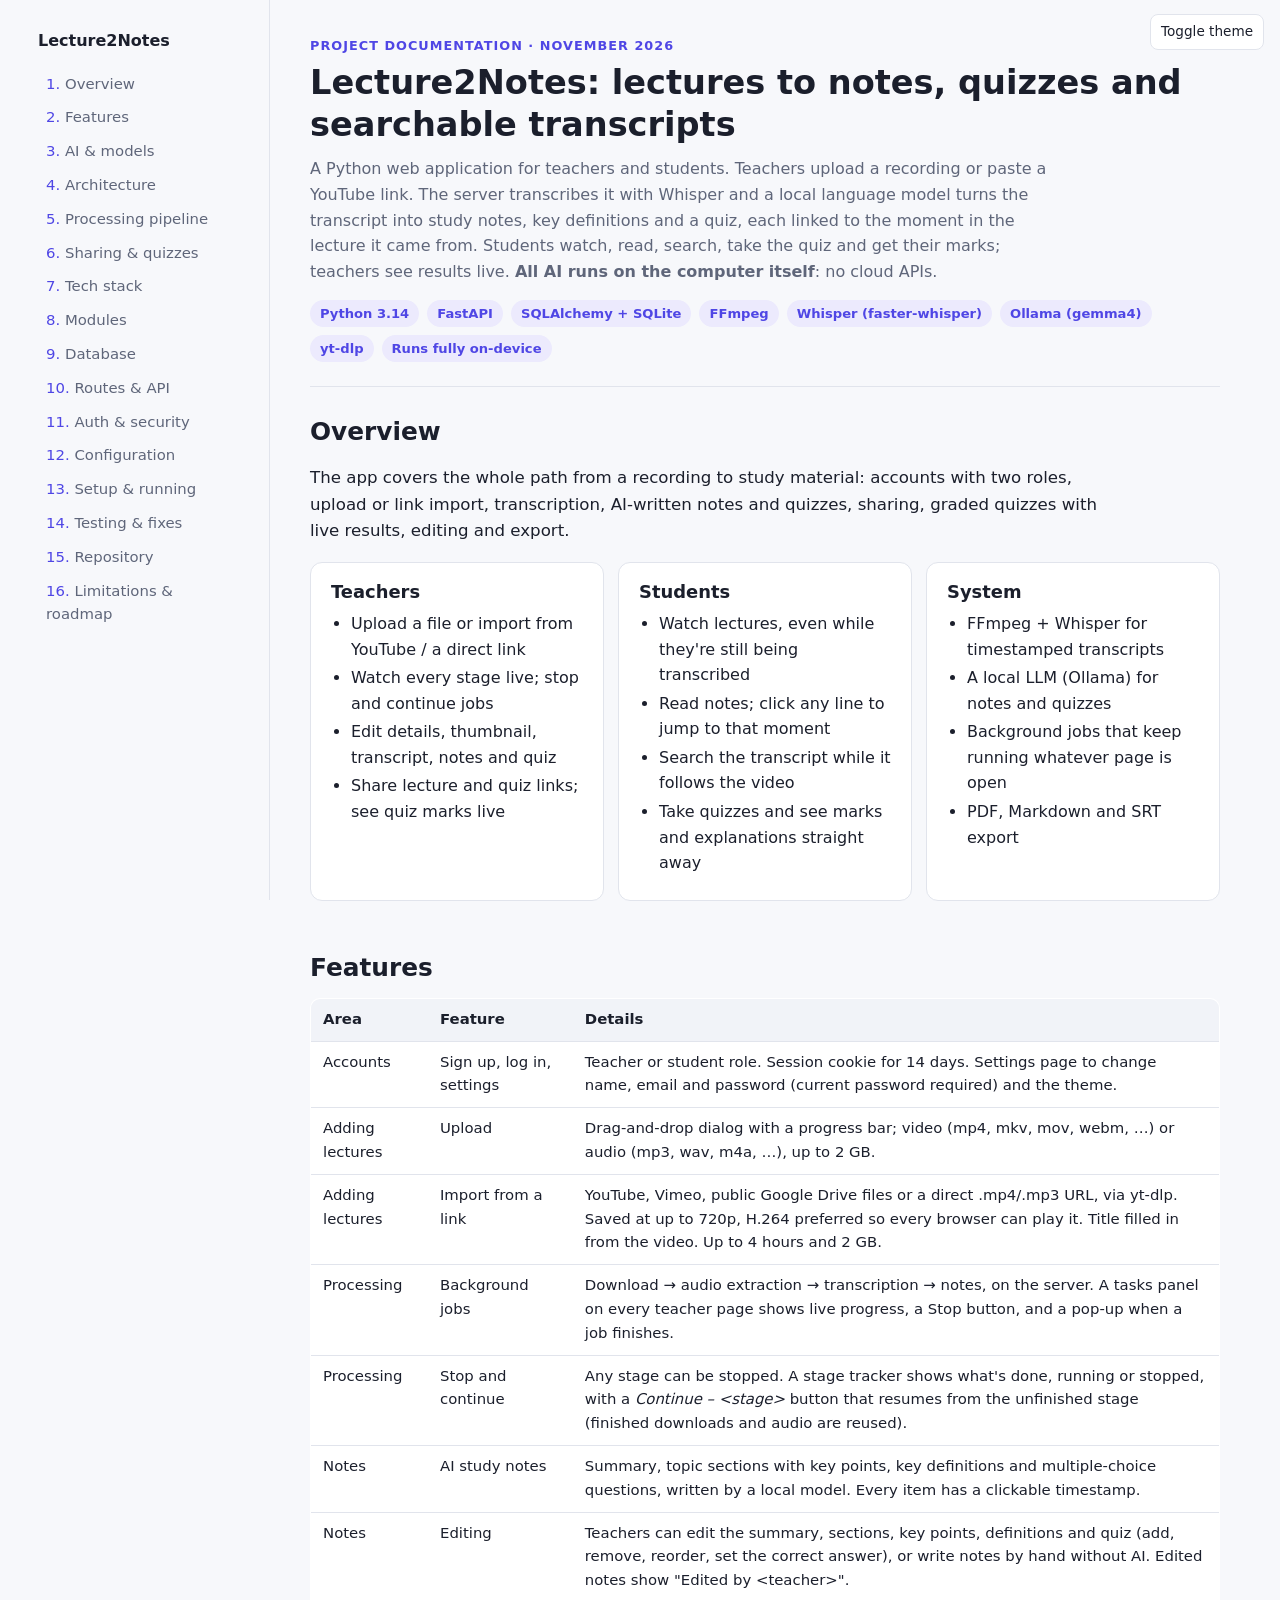
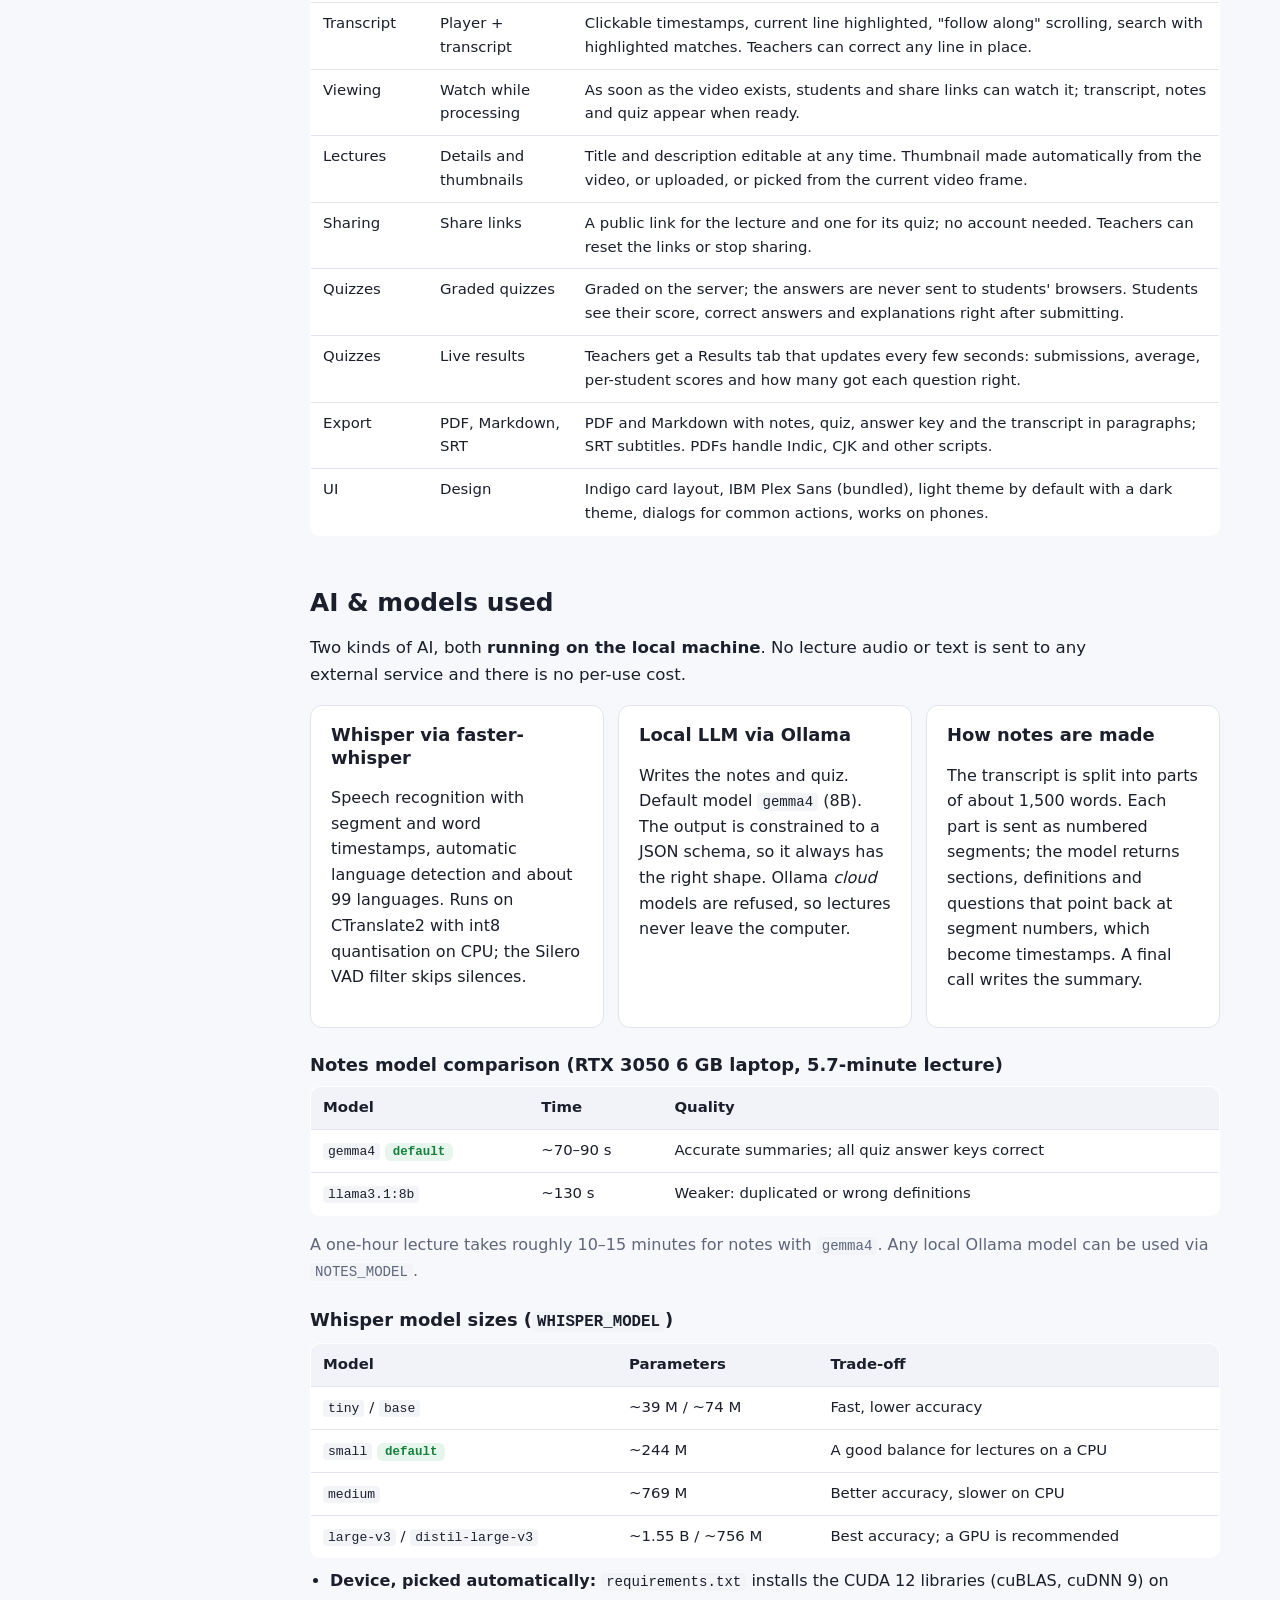
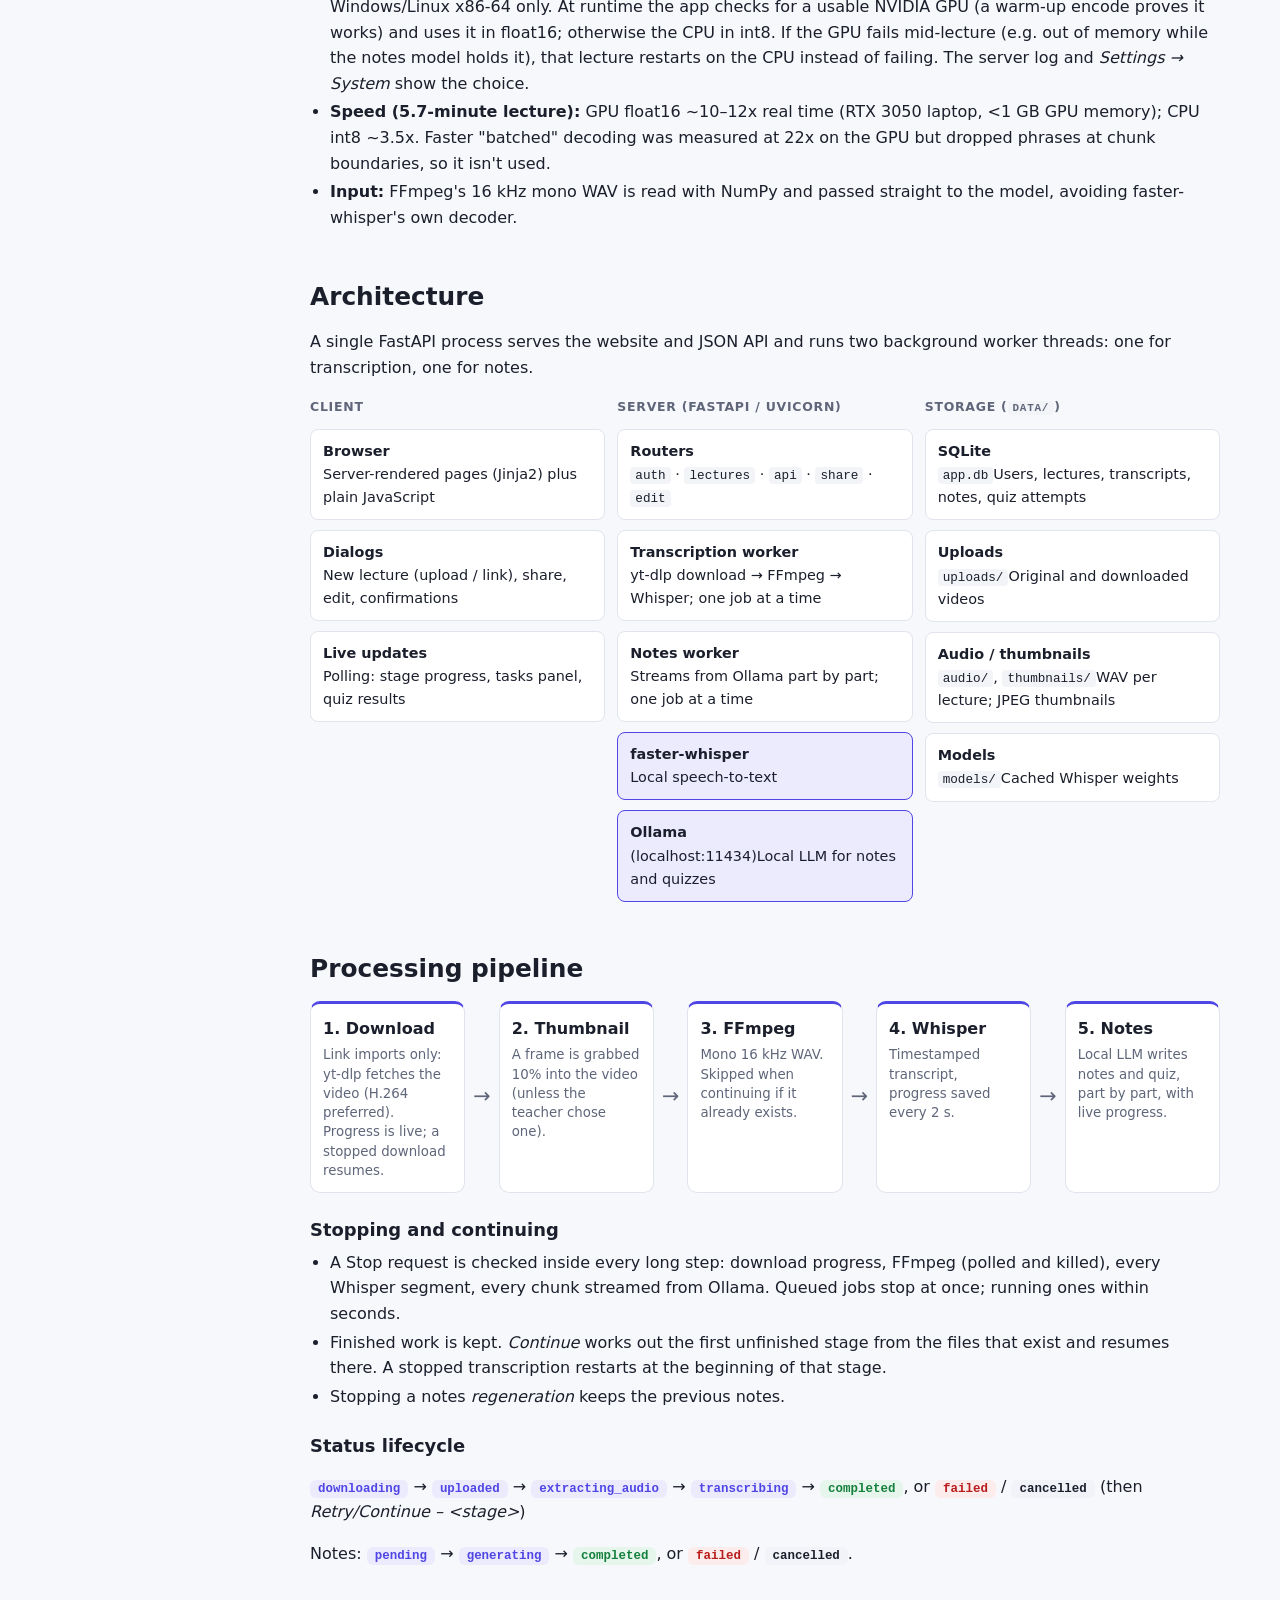
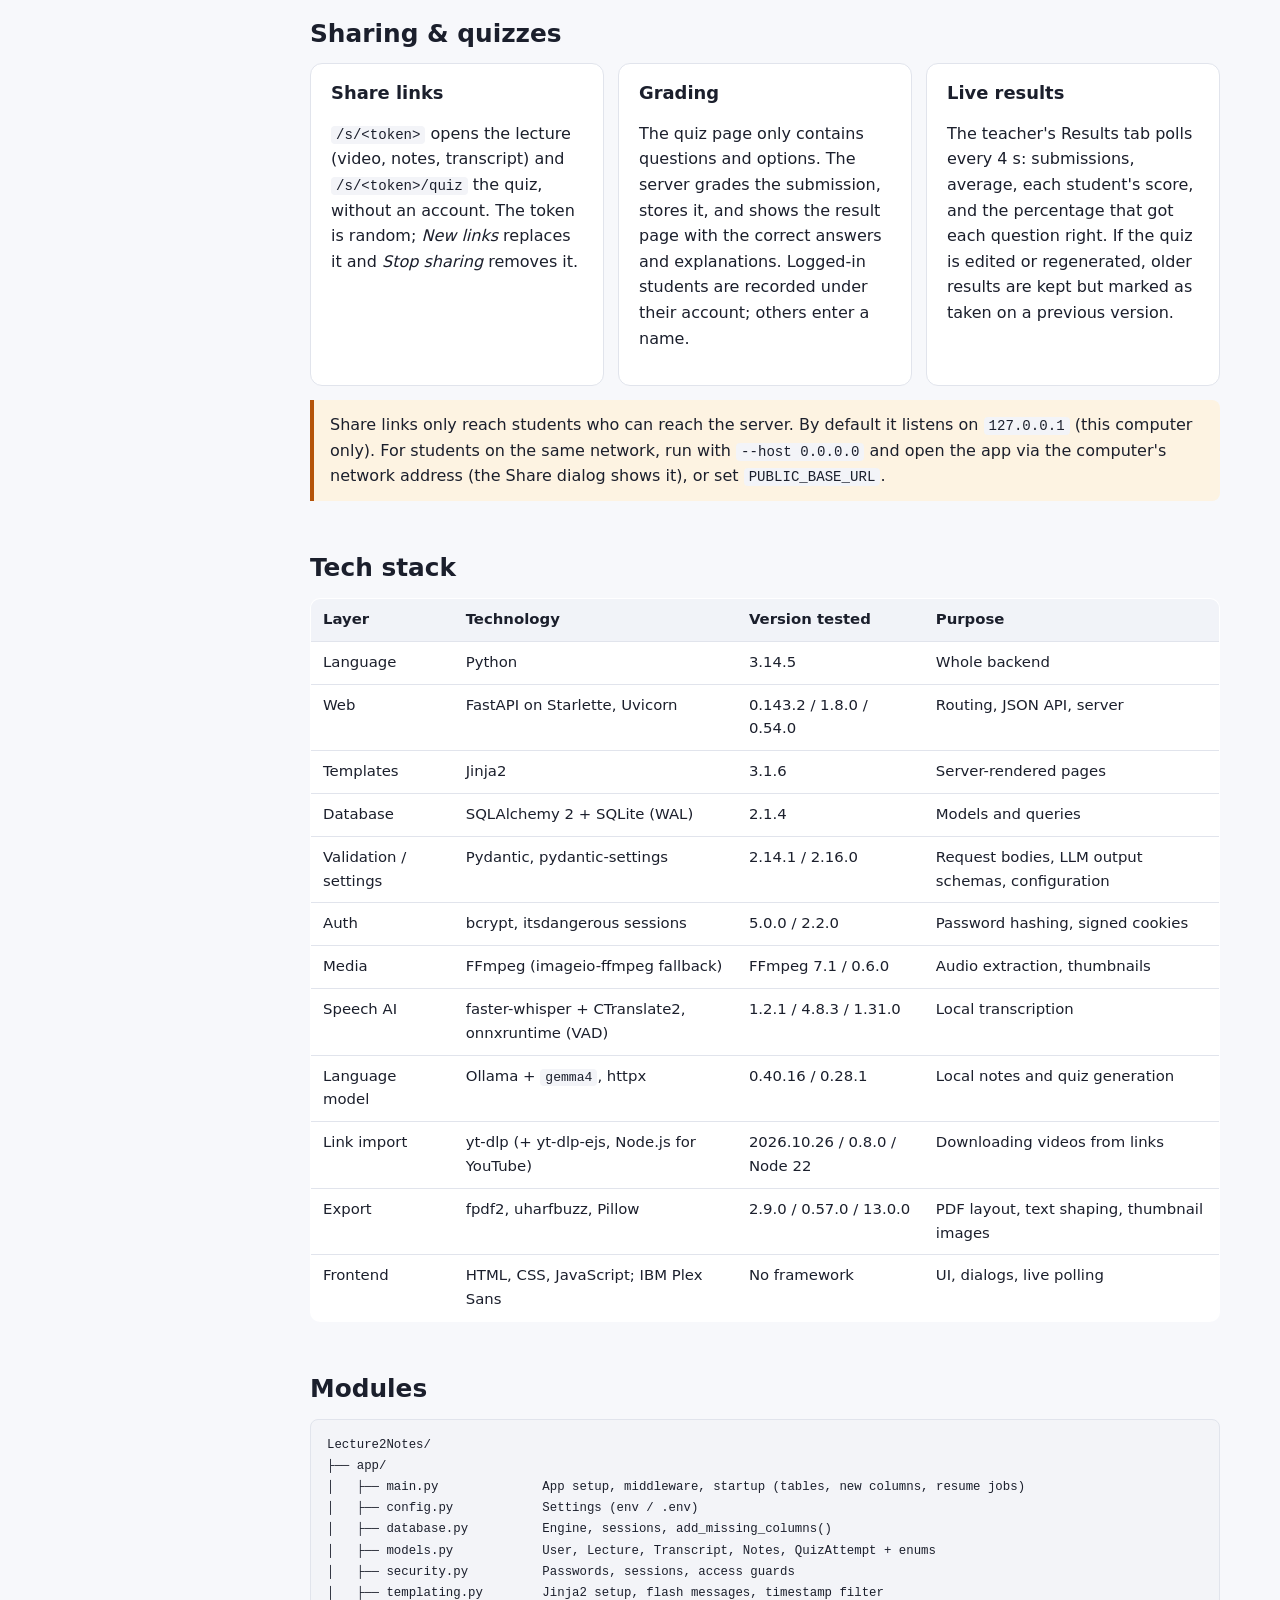
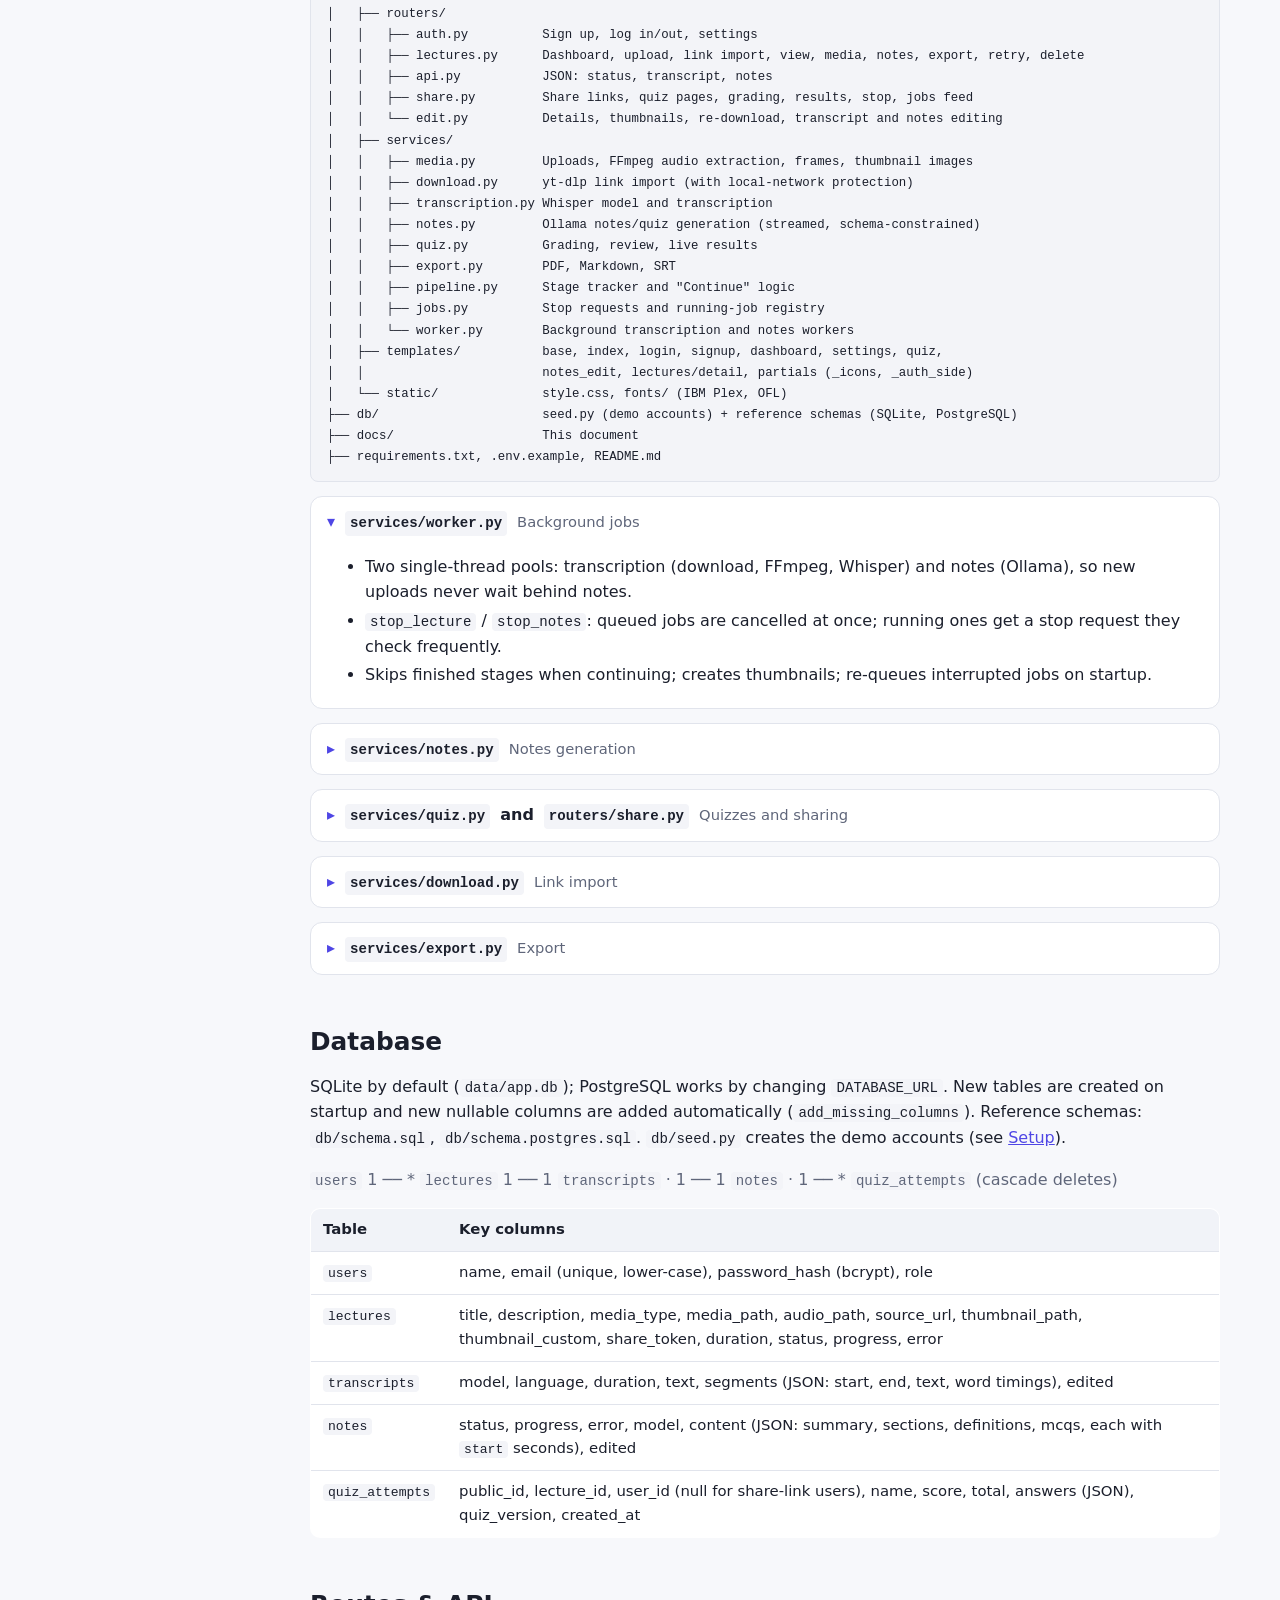
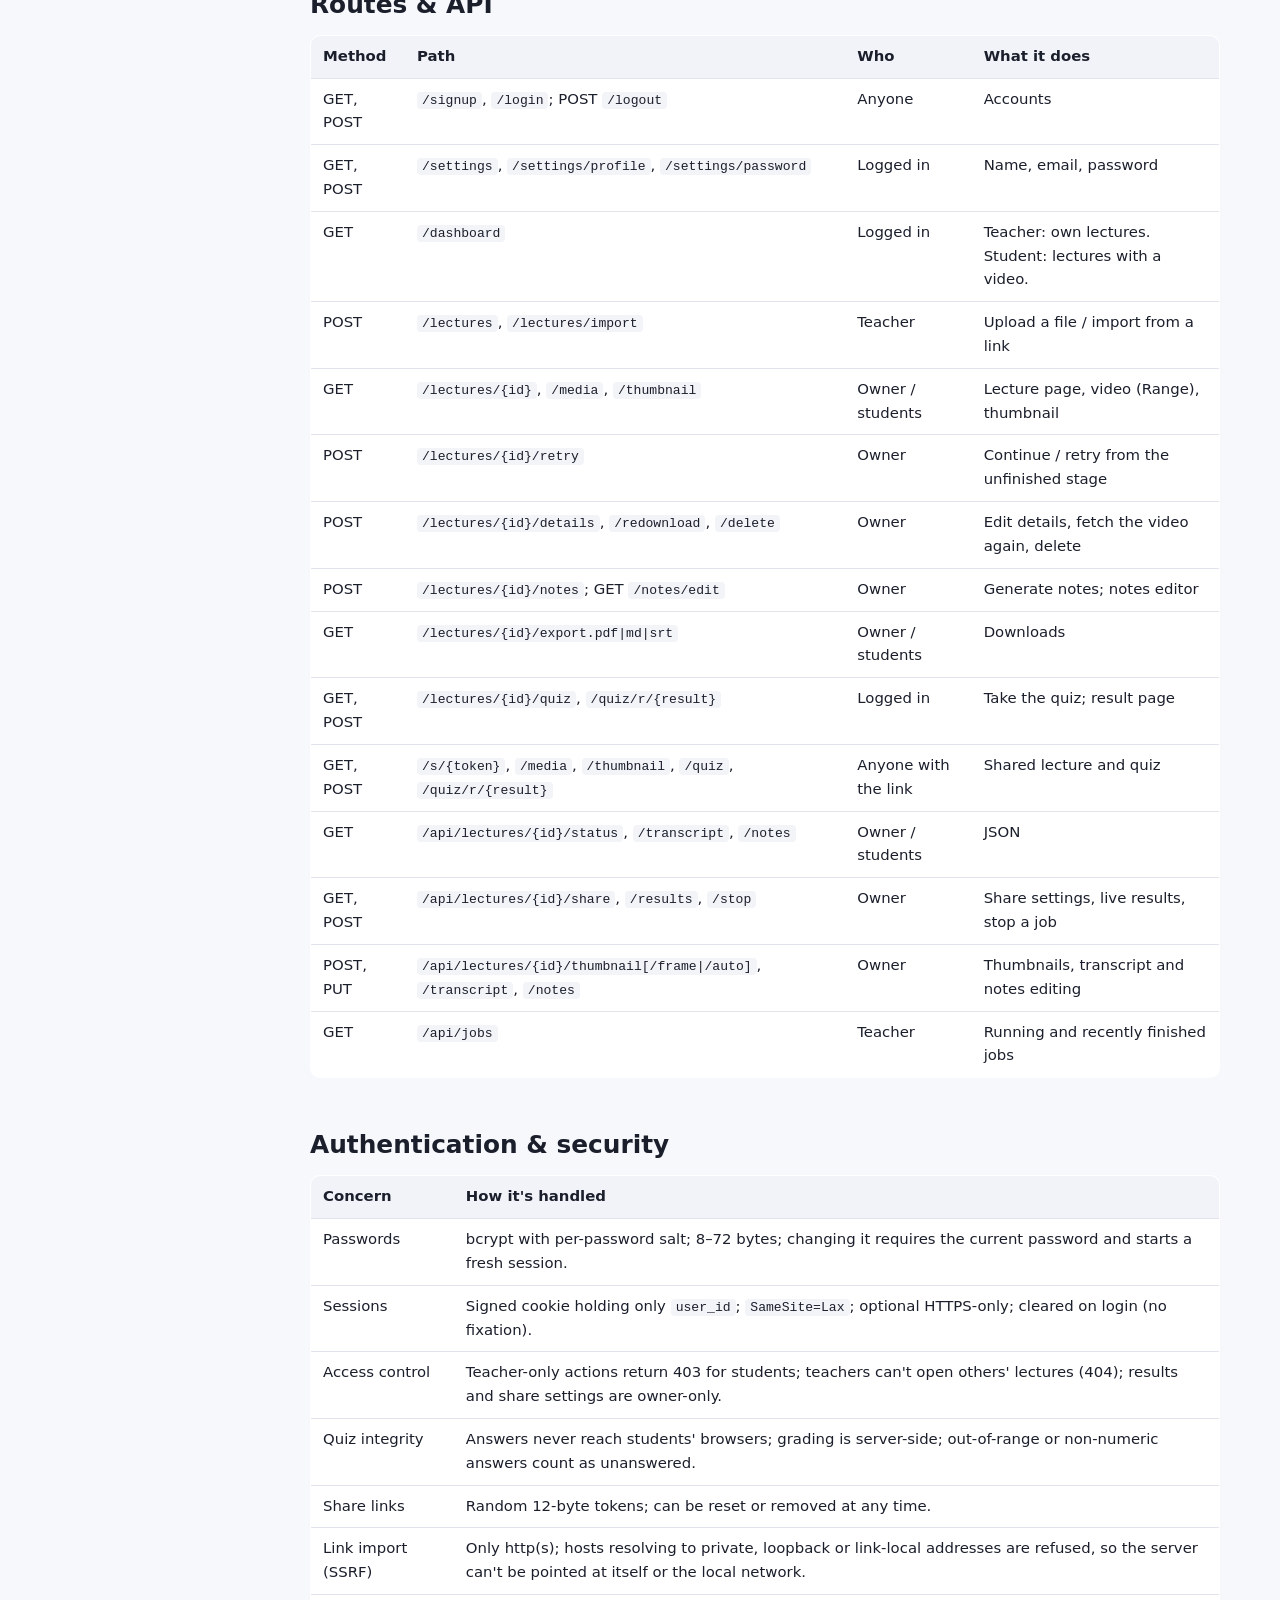
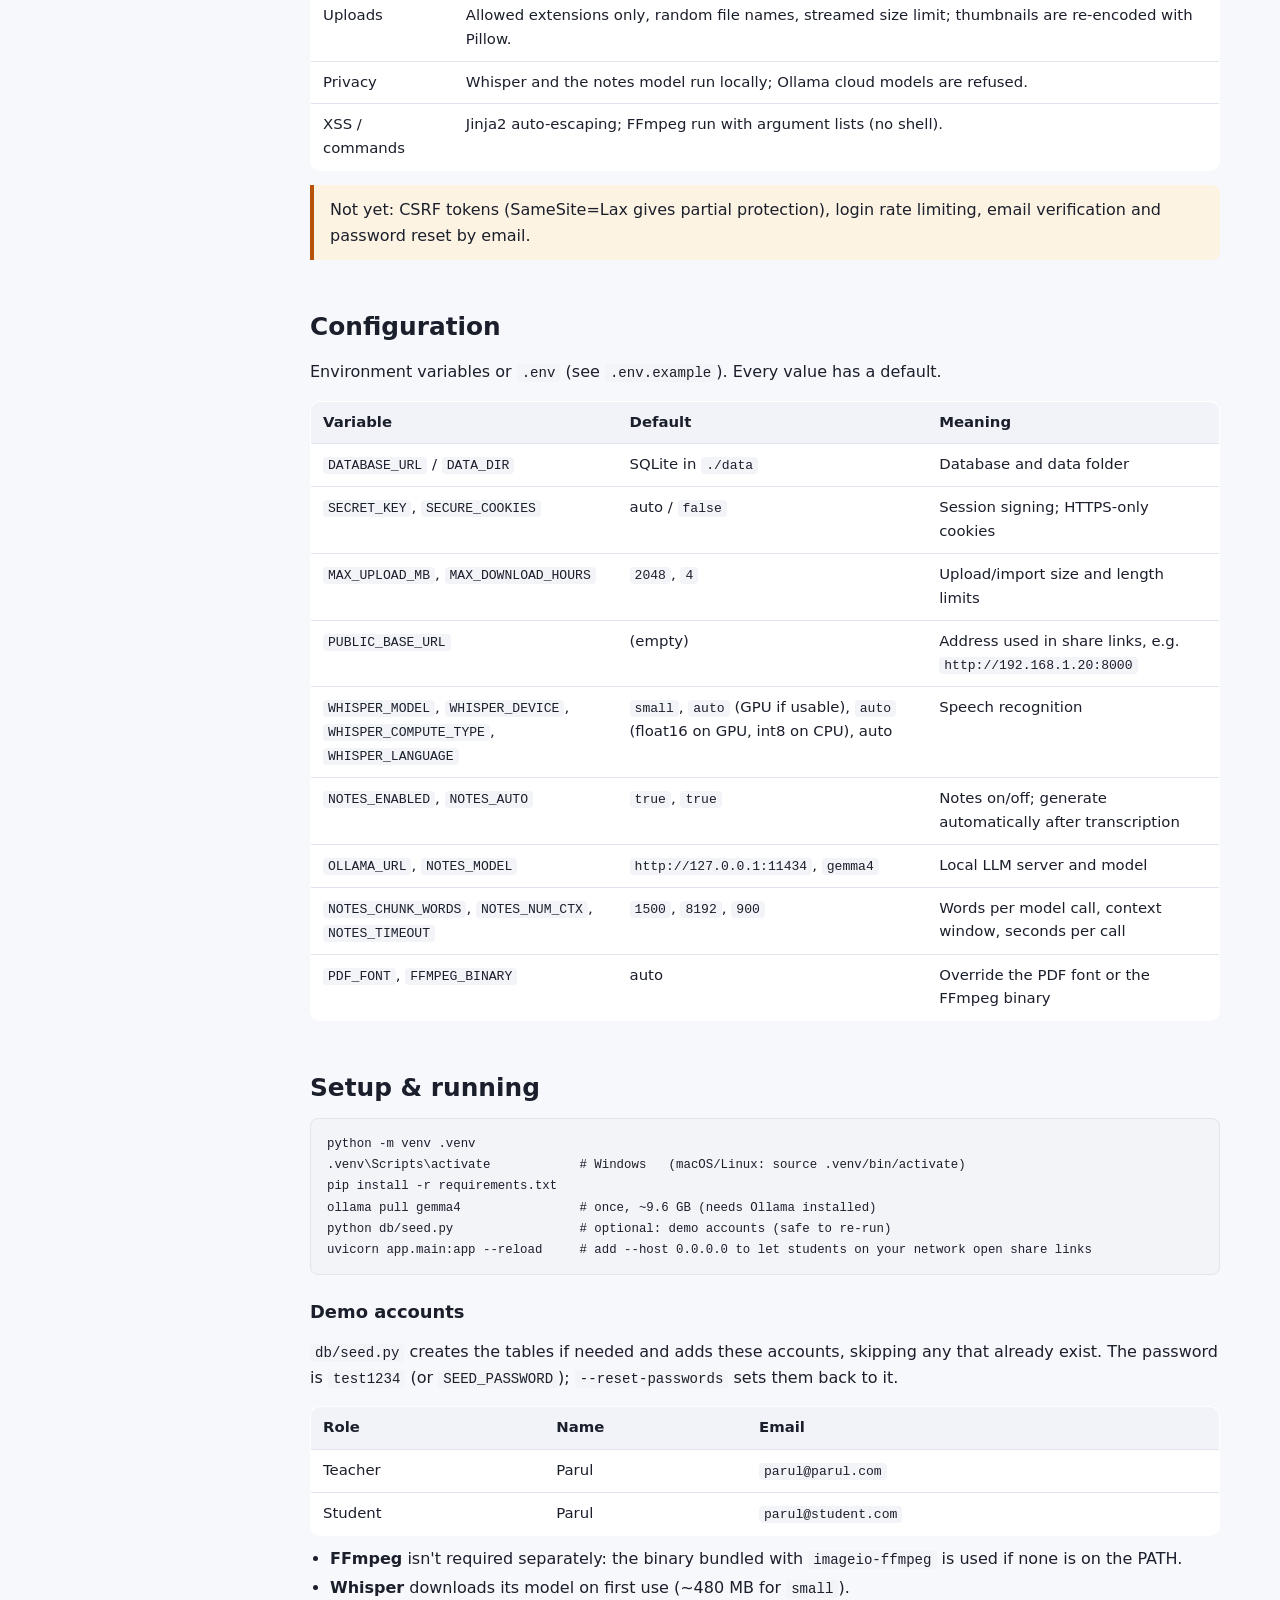
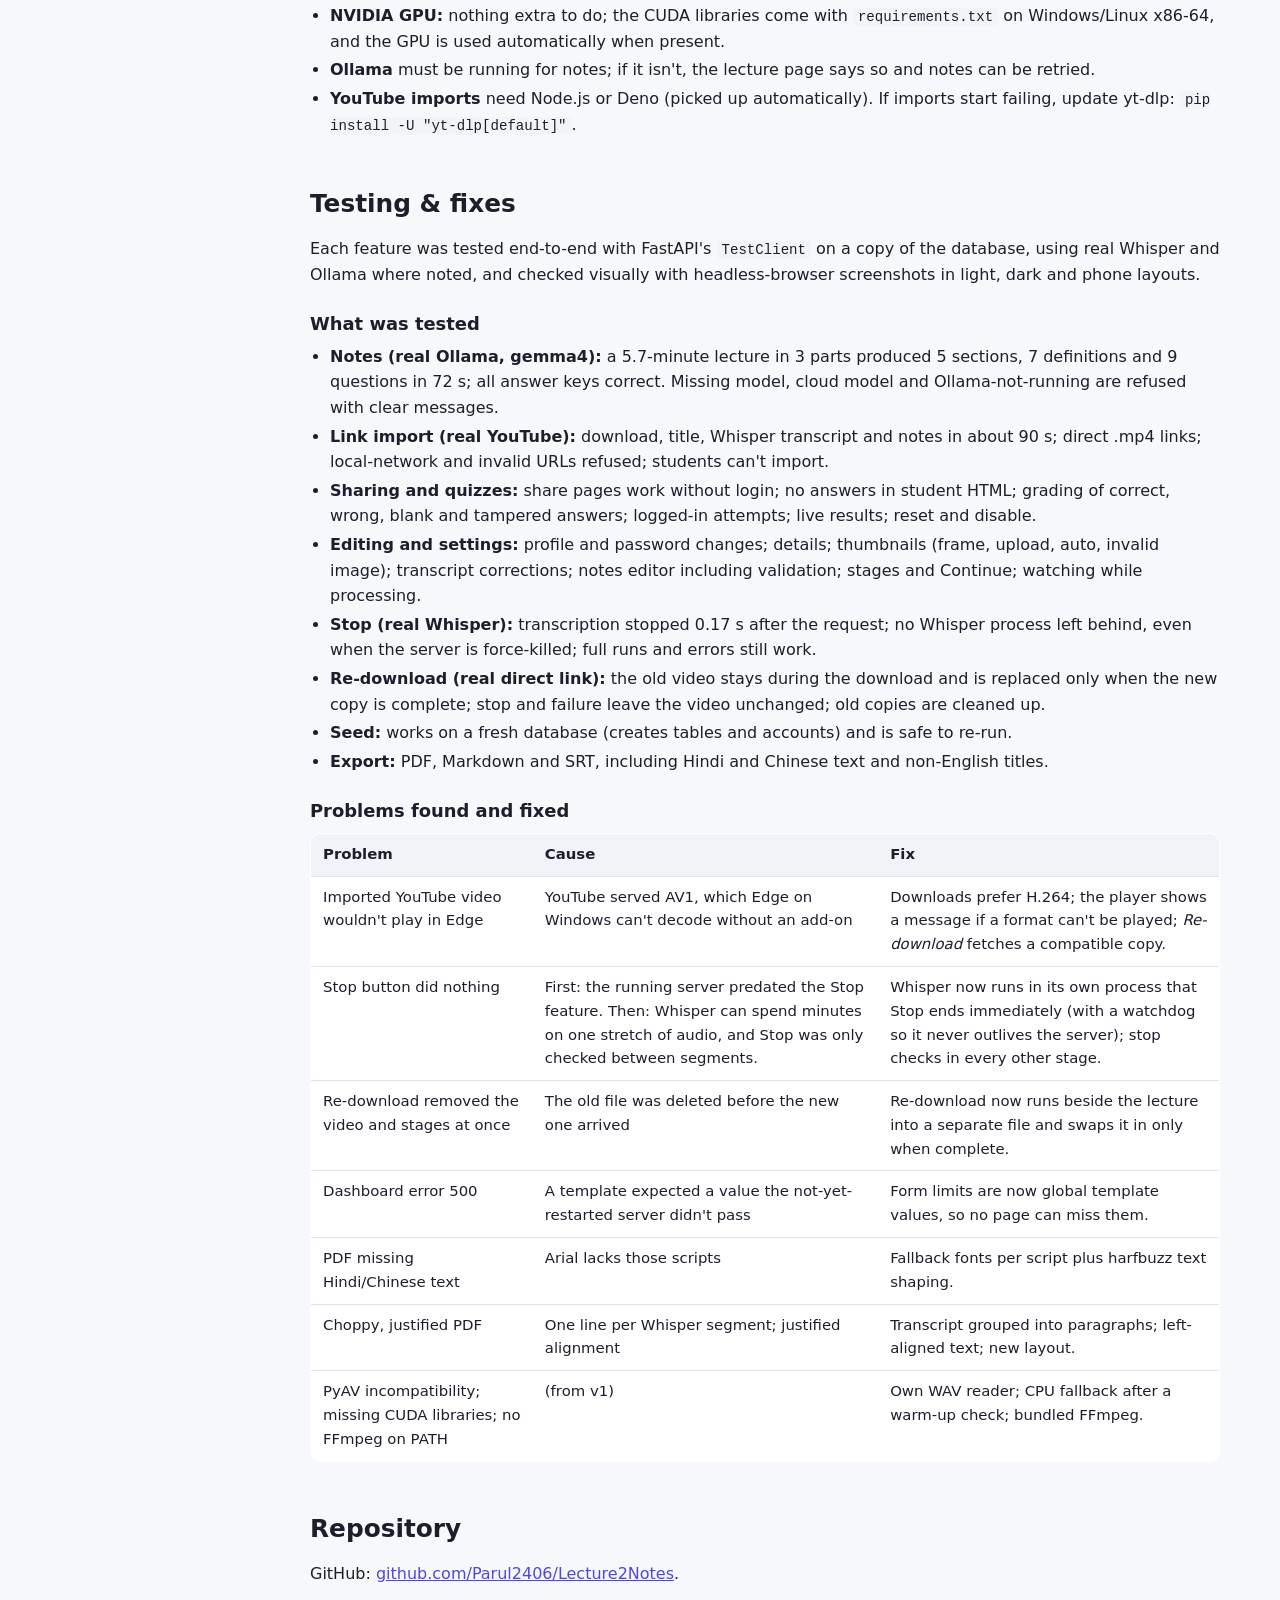
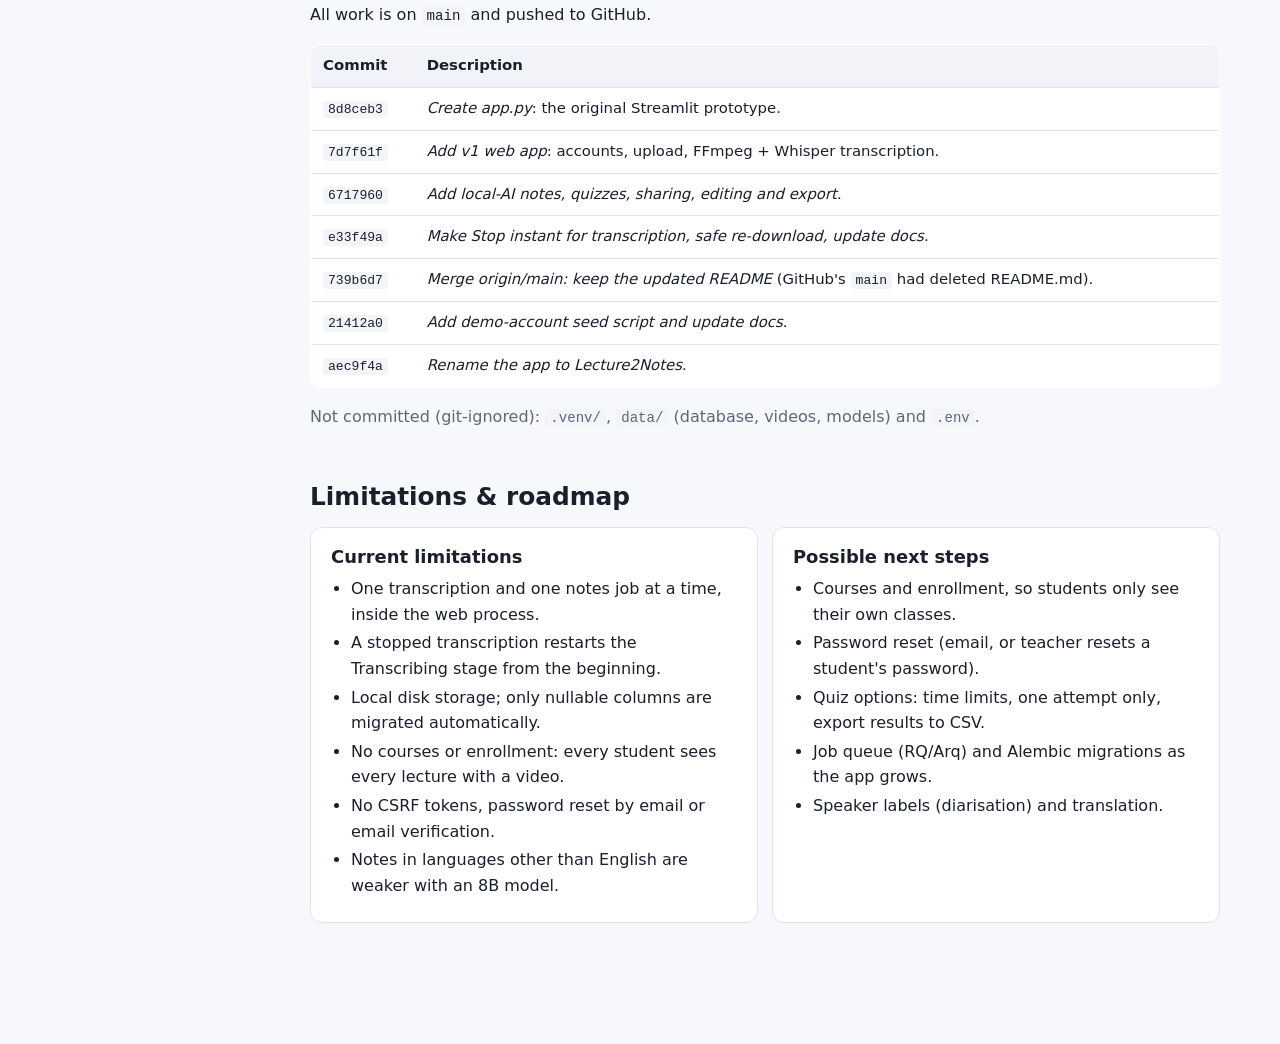
<file: docs/project-overview.html>
<!doctype html>
<html lang="en">
<head>
<meta charset="utf-8">
<meta name="viewport" content="width=device-width, initial-scale=1">
<title>Lecture2Notes Overview</title>
<style>
:root {
  --bg: #f7f8fb; --surface: #ffffff; --surface-2: #f1f3f8; --text: #1b1f2c; --muted: #5f667a;
  --border: #e1e4ec; --accent: #4f46e5; --accent-soft: #eceafd; --ok: #15803d; --ok-soft: #e6f6ec;
  --warn: #b45309; --warn-soft: #fdf3e2; --bad: #b91c1c; --bad-soft: #fdecec;
  --code-bg: #f3f4f8; --mono: ui-monospace, "Cascadia Code", Consolas, monospace;
}
@media (prefers-color-scheme: dark) {
  :root:not([data-theme="light"]) {
    --bg: #11131a; --surface: #191c26; --surface-2: #20243a; --text: #e5e7ef; --muted: #9ba1b5;
    --border: #2b2f40; --accent: #8b8cf8; --accent-soft: #24264a; --ok: #6ee7a0; --ok-soft: #133022;
    --warn: #fbbf63; --warn-soft: #3a2a12; --bad: #fca5a5; --bad-soft: #3a1717; --code-bg: #1f2230;
  }
}
:root[data-theme="dark"] {
  --bg: #11131a; --surface: #191c26; --surface-2: #20243a; --text: #e5e7ef; --muted: #9ba1b5;
  --border: #2b2f40; --accent: #8b8cf8; --accent-soft: #24264a; --ok: #6ee7a0; --ok-soft: #133022;
  --warn: #fbbf63; --warn-soft: #3a2a12; --bad: #fca5a5; --bad-soft: #3a1717; --code-bg: #1f2230;
}
* { box-sizing: border-box; }
html { scroll-behavior: smooth; }
body { margin: 0; background: var(--bg); color: var(--text);
  font: 16px/1.6 system-ui, -apple-system, "Segoe UI", Roboto, sans-serif; }
a { color: var(--accent); }
code, pre { font-family: var(--mono); font-size: .88em; }
code { background: var(--code-bg); padding: 1px 5px; border-radius: 4px; }
pre { background: var(--code-bg); border: 1px solid var(--border); border-radius: 8px; padding: 14px 16px;
  overflow-x: auto; line-height: 1.5; }
pre code { background: none; padding: 0; }
h1, h2, h3 { line-height: 1.25; }
h2 { margin: 0 0 14px; font-size: 1.55rem; }
h3 { margin: 26px 0 8px; font-size: 1.12rem; }

.layout { display: grid; grid-template-columns: 250px minmax(0, 1fr); max-width: 1240px; margin: 0 auto; }
nav.toc { position: sticky; top: 0; align-self: start; height: 100vh; overflow-y: auto; padding: 28px 18px;
  border-right: 1px solid var(--border); }
nav.toc .brand { font-weight: 700; margin-bottom: 14px; }
nav.toc ol { list-style: none; padding: 0; margin: 0; counter-reset: s; }
nav.toc li { counter-increment: s; }
nav.toc a { display: block; padding: 5px 8px; border-radius: 6px; color: var(--muted); text-decoration: none; font-size: .93rem; }
nav.toc a::before { content: counter(s) ". "; color: var(--accent); }
nav.toc a:hover { background: var(--surface-2); color: var(--text); }
main { padding: 28px 40px 80px; min-width: 0; }

header.hero { padding: 8px 0 24px; border-bottom: 1px solid var(--border); margin-bottom: 30px; }
header.hero h1 { font-size: 2.1rem; margin: 6px 0 10px; }
header.hero p { color: var(--muted); max-width: 760px; margin: 0; }
.eyebrow { font-size: .8rem; font-weight: 700; letter-spacing: .08em; text-transform: uppercase; color: var(--accent); }
.chips { display: flex; flex-wrap: wrap; gap: 8px; margin-top: 16px; }
.chip { font-size: .82rem; padding: 3px 10px; border-radius: 999px; background: var(--accent-soft); color: var(--accent); font-weight: 600; }

section { margin-bottom: 52px; scroll-margin-top: 16px; }
.card { background: var(--surface); border: 1px solid var(--border); border-radius: 12px; padding: 18px 20px; }
.grid { display: grid; gap: 14px; grid-template-columns: repeat(auto-fit, minmax(240px, 1fr)); }
.grid .card h3 { margin-top: 0; }
.muted { color: var(--muted); }
.lead { font-size: 1.04rem; max-width: 820px; }

table { width: 100%; border-collapse: collapse; background: var(--surface); border: 1px solid var(--border);
  border-radius: 10px; overflow: hidden; font-size: .93rem; }
th, td { text-align: left; padding: 9px 12px; border-bottom: 1px solid var(--border); vertical-align: top; }
th { background: var(--surface-2); font-weight: 600; }
tr:last-child td { border-bottom: 0; }
.table-wrap { overflow-x: auto; margin: 10px 0; }

.pipeline { display: flex; flex-wrap: wrap; align-items: stretch; gap: 8px; margin: 16px 0; }
.step { flex: 1 1 150px; background: var(--surface); border: 1px solid var(--border); border-top: 3px solid var(--accent);
  border-radius: 10px; padding: 12px; }
.step b { display: block; margin-bottom: 4px; }
.step small { color: var(--muted); display: block; line-height: 1.45; }
.arrow { align-self: center; color: var(--muted); font-size: 1.3rem; }

.arch { display: grid; grid-template-columns: repeat(3, 1fr); gap: 12px; margin: 16px 0; }
.arch .col { display: flex; flex-direction: column; gap: 10px; }
.arch .col h4 { margin: 0 0 2px; font-size: .78rem; text-transform: uppercase; letter-spacing: .06em; color: var(--muted); }
.box { background: var(--surface); border: 1px solid var(--border); border-radius: 8px; padding: 10px 12px; font-size: .9rem; }
.box b { display: block; }
.box.ai { border-color: var(--accent); background: var(--accent-soft); }

.status { display: inline-block; font: 600 .78rem var(--mono); padding: 2px 8px; border-radius: 6px; background: var(--surface-2); }
.s-ok { background: var(--ok-soft); color: var(--ok); }
.s-bad { background: var(--bad-soft); color: var(--bad); }
.s-run { background: var(--accent-soft); color: var(--accent); }

.callout { border-left: 4px solid var(--accent); background: var(--accent-soft); padding: 12px 16px; border-radius: 0 8px 8px 0; margin: 14px 0; }
.callout.warn { border-color: var(--warn); background: var(--warn-soft); }
.callout.ok { border-color: var(--ok); background: var(--ok-soft); }

.module { margin-bottom: 14px; }
.module summary { cursor: pointer; font-weight: 600; padding: 12px 16px; list-style: none; display: flex; gap: 10px; align-items: baseline; flex-wrap: wrap; }
.module summary::-webkit-details-marker { display: none; }
.module summary::before { content: "▸"; color: var(--accent); }
.module[open] summary::before { content: "▾"; }
.module summary code { font-weight: 600; }
.module summary span { color: var(--muted); font-weight: 400; font-size: .92rem; }
.module .body { padding: 0 18px 14px 34px; }
.module.card { padding: 0; }
ul.tight { margin: 6px 0; padding-left: 20px; }
ul.tight li { margin: 3px 0; }

.theme-toggle { position: fixed; top: 14px; right: 16px; background: var(--surface); color: var(--text); border: 1px solid var(--border);
  border-radius: 8px; padding: 6px 10px; font: inherit; font-size: .85rem; cursor: pointer; }

@media (max-width: 900px) {
  .layout { grid-template-columns: 1fr; }
  nav.toc { position: static; height: auto; border-right: 0; border-bottom: 1px solid var(--border); padding: 16px; }
  nav.toc ol { columns: 2; }
  main { padding: 20px 16px 60px; }
  .arch { grid-template-columns: 1fr; }
  .arrow { transform: rotate(90deg); flex-basis: 100%; text-align: center; }
  header.hero h1 { font-size: 1.6rem; }
}
@media print { nav.toc, .theme-toggle { display: none; } .layout { display: block; } }
</style>
</head>
<body>
<button class="theme-toggle" id="themeToggle" type="button">Toggle theme</button>
<div class="layout">
<nav class="toc">
  <div class="brand">Lecture2Notes</div>
  <ol>
    <li><a href="#overview">Overview</a></li>
    <li><a href="#features">Features</a></li>
    <li><a href="#ai">AI &amp; models</a></li>
    <li><a href="#architecture">Architecture</a></li>
    <li><a href="#pipeline">Processing pipeline</a></li>
    <li><a href="#quiz">Sharing &amp; quizzes</a></li>
    <li><a href="#stack">Tech stack</a></li>
    <li><a href="#modules">Modules</a></li>
    <li><a href="#database">Database</a></li>
    <li><a href="#routes">Routes &amp; API</a></li>
    <li><a href="#security">Auth &amp; security</a></li>
    <li><a href="#config">Configuration</a></li>
    <li><a href="#setup">Setup &amp; running</a></li>
    <li><a href="#testing">Testing &amp; fixes</a></li>
    <li><a href="#repo">Repository</a></li>
    <li><a href="#roadmap">Limitations &amp; roadmap</a></li>
  </ol>
</nav>

<main>
<header class="hero">
  <div class="eyebrow">Project documentation · November 2026</div>
  <h1>Lecture2Notes: lectures to notes, quizzes and searchable transcripts</h1>
  <p>A Python web application for teachers and students. Teachers upload a recording or paste a YouTube link. The server
     transcribes it with Whisper and a local language model turns the transcript into study notes, key definitions and a
     quiz, each linked to the moment in the lecture it came from. Students watch, read, search, take the quiz and get
     their marks; teachers see results live. <strong>All AI runs on the computer itself</strong>: no cloud APIs.</p>
  <div class="chips">
    <span class="chip">Python 3.14</span><span class="chip">FastAPI</span><span class="chip">SQLAlchemy + SQLite</span>
    <span class="chip">FFmpeg</span><span class="chip">Whisper (faster-whisper)</span><span class="chip">Ollama (gemma4)</span>
    <span class="chip">yt-dlp</span><span class="chip">Runs fully on-device</span>
  </div>
</header>

<!-- 1 -->
<section id="overview">
  <h2>Overview</h2>
  <p class="lead">The app covers the whole path from a recording to study material: accounts with two roles, upload or
     link import, transcription, AI-written notes and quizzes, sharing, graded quizzes with live results, editing and export.</p>
  <div class="grid">
    <div class="card"><h3>Teachers</h3>
      <ul class="tight"><li>Upload a file or import from YouTube / a direct link</li><li>Watch every stage live; stop and continue jobs</li>
      <li>Edit details, thumbnail, transcript, notes and quiz</li><li>Share lecture and quiz links; see quiz marks live</li></ul></div>
    <div class="card"><h3>Students</h3>
      <ul class="tight"><li>Watch lectures, even while they're still being transcribed</li><li>Read notes; click any line to jump to that moment</li>
      <li>Search the transcript while it follows the video</li><li>Take quizzes and see marks and explanations straight away</li></ul></div>
    <div class="card"><h3>System</h3>
      <ul class="tight"><li>FFmpeg + Whisper for timestamped transcripts</li><li>A local LLM (Ollama) for notes and quizzes</li>
      <li>Background jobs that keep running whatever page is open</li><li>PDF, Markdown and SRT export</li></ul></div>
  </div>
</section>

<!-- 2 -->
<section id="features">
  <h2>Features</h2>
  <div class="table-wrap"><table>
    <tr><th>Area</th><th>Feature</th><th>Details</th></tr>
    <tr><td>Accounts</td><td>Sign up, log in, settings</td><td>Teacher or student role. Session cookie for 14 days. Settings page to change name, email and password (current password required) and the theme.</td></tr>
    <tr><td>Adding lectures</td><td>Upload</td><td>Drag-and-drop dialog with a progress bar; video (mp4, mkv, mov, webm, …) or audio (mp3, wav, m4a, …), up to 2 GB.</td></tr>
    <tr><td>Adding lectures</td><td>Import from a link</td><td>YouTube, Vimeo, public Google Drive files or a direct .mp4/.mp3 URL, via yt-dlp. Saved at up to 720p, H.264 preferred so every browser can play it. Title filled in from the video. Up to 4 hours and 2 GB.</td></tr>
    <tr><td>Processing</td><td>Background jobs</td><td>Download → audio extraction → transcription → notes, on the server. A tasks panel on every teacher page shows live progress, a Stop button, and a pop-up when a job finishes.</td></tr>
    <tr><td>Processing</td><td>Stop and continue</td><td>Any stage can be stopped. A stage tracker shows what's done, running or stopped, with a <em>Continue – &lt;stage&gt;</em> button that resumes from the unfinished stage (finished downloads and audio are reused).</td></tr>
    <tr><td>Notes</td><td>AI study notes</td><td>Summary, topic sections with key points, key definitions and multiple-choice questions, written by a local model. Every item has a clickable timestamp.</td></tr>
    <tr><td>Notes</td><td>Editing</td><td>Teachers can edit the summary, sections, key points, definitions and quiz (add, remove, reorder, set the correct answer), or write notes by hand without AI. Edited notes show "Edited by &lt;teacher&gt;".</td></tr>
    <tr><td>Transcript</td><td>Player + transcript</td><td>Clickable timestamps, current line highlighted, "follow along" scrolling, search with highlighted matches. Teachers can correct any line in place.</td></tr>
    <tr><td>Viewing</td><td>Watch while processing</td><td>As soon as the video exists, students and share links can watch it; transcript, notes and quiz appear when ready.</td></tr>
    <tr><td>Lectures</td><td>Details and thumbnails</td><td>Title and description editable at any time. Thumbnail made automatically from the video, or uploaded, or picked from the current video frame.</td></tr>
    <tr><td>Sharing</td><td>Share links</td><td>A public link for the lecture and one for its quiz; no account needed. Teachers can reset the links or stop sharing.</td></tr>
    <tr><td>Quizzes</td><td>Graded quizzes</td><td>Graded on the server; the answers are never sent to students' browsers. Students see their score, correct answers and explanations right after submitting.</td></tr>
    <tr><td>Quizzes</td><td>Live results</td><td>Teachers get a Results tab that updates every few seconds: submissions, average, per-student scores and how many got each question right.</td></tr>
    <tr><td>Export</td><td>PDF, Markdown, SRT</td><td>PDF and Markdown with notes, quiz, answer key and the transcript in paragraphs; SRT subtitles. PDFs handle Indic, CJK and other scripts.</td></tr>
    <tr><td>UI</td><td>Design</td><td>Indigo card layout, IBM Plex Sans (bundled), light theme by default with a dark theme, dialogs for common actions, works on phones.</td></tr>
  </table></div>
</section>

<!-- 3 -->
<section id="ai">
  <h2>AI &amp; models used</h2>
  <p class="lead">Two kinds of AI, both <strong>running on the local machine</strong>. No lecture audio or text is sent to any
     external service and there is no per-use cost.</p>

  <div class="grid">
    <div class="card"><h3>Whisper via faster-whisper</h3>
      <p>Speech recognition with segment and word timestamps, automatic language detection and about 99 languages.
         Runs on CTranslate2 with int8 quantisation on CPU; the Silero VAD filter skips silences.</p></div>
    <div class="card"><h3>Local LLM via Ollama</h3>
      <p>Writes the notes and quiz. Default model <code>gemma4</code> (8B). The output is constrained to a JSON schema, so it always
         has the right shape. Ollama <em>cloud</em> models are refused, so lectures never leave the computer.</p></div>
    <div class="card"><h3>How notes are made</h3>
      <p>The transcript is split into parts of about 1,500 words. Each part is sent as numbered segments; the model returns
         sections, definitions and questions that point back at segment numbers, which become timestamps. A final call writes the summary.</p></div>
  </div>

  <h3>Notes model comparison (RTX 3050 6 GB laptop, 5.7-minute lecture)</h3>
  <div class="table-wrap"><table>
    <tr><th>Model</th><th>Time</th><th>Quality</th></tr>
    <tr><td><code>gemma4</code> <span class="status s-ok">default</span></td><td>~70–90 s</td><td>Accurate summaries; all quiz answer keys correct</td></tr>
    <tr><td><code>llama3.1:8b</code></td><td>~130 s</td><td>Weaker: duplicated or wrong definitions</td></tr>
  </table></div>
  <p class="muted">A one-hour lecture takes roughly 10–15 minutes for notes with <code>gemma4</code>. Any local Ollama model can be used via <code>NOTES_MODEL</code>.</p>

  <h3>Whisper model sizes (<code>WHISPER_MODEL</code>)</h3>
  <div class="table-wrap"><table>
    <tr><th>Model</th><th>Parameters</th><th>Trade-off</th></tr>
    <tr><td><code>tiny</code> / <code>base</code></td><td>~39 M / ~74 M</td><td>Fast, lower accuracy</td></tr>
    <tr><td><code>small</code> <span class="status s-ok">default</span></td><td>~244 M</td><td>A good balance for lectures on a CPU</td></tr>
    <tr><td><code>medium</code></td><td>~769 M</td><td>Better accuracy, slower on CPU</td></tr>
    <tr><td><code>large-v3</code> / <code>distil-large-v3</code></td><td>~1.55 B / ~756 M</td><td>Best accuracy; a GPU is recommended</td></tr>
  </table></div>
  <ul class="tight">
    <li><strong>Device, picked automatically:</strong> <code>requirements.txt</code> installs the CUDA 12 libraries (cuBLAS, cuDNN 9)
        on Windows/Linux x86-64 only. At runtime the app checks for a usable NVIDIA GPU (a warm-up encode proves it works) and uses it in
        float16; otherwise the CPU in int8. If the GPU fails mid-lecture (e.g. out of memory while the notes model holds it), that lecture
        restarts on the CPU instead of failing. The server log and <em>Settings → System</em> show the choice.</li>
    <li><strong>Speed (5.7-minute lecture):</strong> GPU float16 ~10–12x real time (RTX 3050 laptop, &lt;1 GB GPU memory); CPU int8 ~3.5x.
        Faster "batched" decoding was measured at 22x on the GPU but dropped phrases at chunk boundaries, so it isn't used.</li>
    <li><strong>Input:</strong> FFmpeg's 16 kHz mono WAV is read with NumPy and passed straight to the model, avoiding faster-whisper's own decoder.</li>
  </ul>
</section>

<!-- 4 -->
<section id="architecture">
  <h2>Architecture</h2>
  <p>A single FastAPI process serves the website and JSON API and runs two background worker threads: one for transcription, one for notes.</p>
  <div class="arch">
    <div class="col"><h4>Client</h4>
      <div class="box"><b>Browser</b>Server-rendered pages (Jinja2) plus plain JavaScript</div>
      <div class="box"><b>Dialogs</b>New lecture (upload / link), share, edit, confirmations</div>
      <div class="box"><b>Live updates</b>Polling: stage progress, tasks panel, quiz results</div>
    </div>
    <div class="col"><h4>Server (FastAPI / Uvicorn)</h4>
      <div class="box"><b>Routers</b><code>auth</code> · <code>lectures</code> · <code>api</code> · <code>share</code> · <code>edit</code></div>
      <div class="box"><b>Transcription worker</b>yt-dlp download → FFmpeg → Whisper; one job at a time</div>
      <div class="box"><b>Notes worker</b>Streams from Ollama part by part; one job at a time</div>
      <div class="box ai"><b>faster-whisper</b>Local speech-to-text</div>
      <div class="box ai"><b>Ollama</b> (localhost:11434)Local LLM for notes and quizzes</div>
    </div>
    <div class="col"><h4>Storage (<code>data/</code>)</h4>
      <div class="box"><b>SQLite</b> <code>app.db</code>Users, lectures, transcripts, notes, quiz attempts</div>
      <div class="box"><b>Uploads</b> <code>uploads/</code>Original and downloaded videos</div>
      <div class="box"><b>Audio / thumbnails</b> <code>audio/</code>, <code>thumbnails/</code>WAV per lecture; JPEG thumbnails</div>
      <div class="box"><b>Models</b> <code>models/</code>Cached Whisper weights</div>
    </div>
  </div>
</section>

<!-- 5 -->
<section id="pipeline">
  <h2>Processing pipeline</h2>
  <div class="pipeline">
    <div class="step"><b>1. Download</b><small>Link imports only: yt-dlp fetches the video (H.264 preferred). Progress is live; a stopped download resumes.</small></div>
    <div class="arrow">→</div>
    <div class="step"><b>2. Thumbnail</b><small>A frame is grabbed 10% into the video (unless the teacher chose one).</small></div>
    <div class="arrow">→</div>
    <div class="step"><b>3. FFmpeg</b><small>Mono 16 kHz WAV. Skipped when continuing if it already exists.</small></div>
    <div class="arrow">→</div>
    <div class="step"><b>4. Whisper</b><small>Timestamped transcript, progress saved every 2 s.</small></div>
    <div class="arrow">→</div>
    <div class="step"><b>5. Notes</b><small>Local LLM writes notes and quiz, part by part, with live progress.</small></div>
  </div>

  <h3>Stopping and continuing</h3>
  <ul class="tight">
    <li>A Stop request is checked inside every long step: download progress, FFmpeg (polled and killed), every Whisper segment, every chunk streamed from Ollama. Queued jobs stop at once; running ones within seconds.</li>
    <li>Finished work is kept. <em>Continue</em> works out the first unfinished stage from the files that exist and resumes there. A stopped transcription restarts at the beginning of that stage.</li>
    <li>Stopping a notes <em>regeneration</em> keeps the previous notes.</li>
  </ul>

  <h3>Status lifecycle</h3>
  <p>
    <span class="status s-run">downloading</span> →
    <span class="status s-run">uploaded</span> →
    <span class="status s-run">extracting_audio</span> →
    <span class="status s-run">transcribing</span> →
    <span class="status s-ok">completed</span>, or
    <span class="status s-bad">failed</span> / <span class="status">cancelled</span> (then <em>Retry/Continue – &lt;stage&gt;</em>)
  </p>
  <p>Notes: <span class="status s-run">pending</span> → <span class="status s-run">generating</span> → <span class="status s-ok">completed</span>, or <span class="status s-bad">failed</span> / <span class="status">cancelled</span>.</p>
</section>

<!-- 6 -->
<section id="quiz">
  <h2>Sharing &amp; quizzes</h2>
  <div class="grid">
    <div class="card"><h3>Share links</h3>
      <p><code>/s/&lt;token&gt;</code> opens the lecture (video, notes, transcript) and <code>/s/&lt;token&gt;/quiz</code> the quiz, without an account.
         The token is random; <em>New links</em> replaces it and <em>Stop sharing</em> removes it.</p></div>
    <div class="card"><h3>Grading</h3>
      <p>The quiz page only contains questions and options. The server grades the submission, stores it, and shows the result page with
         the correct answers and explanations. Logged-in students are recorded under their account; others enter a name.</p></div>
    <div class="card"><h3>Live results</h3>
      <p>The teacher's Results tab polls every 4 s: submissions, average, each student's score, and the percentage that got each question right.
         If the quiz is edited or regenerated, older results are kept but marked as taken on a previous version.</p></div>
  </div>
  <div class="callout warn">Share links only reach students who can reach the server. By default it listens on <code>127.0.0.1</code> (this computer only).
    For students on the same network, run with <code>--host 0.0.0.0</code> and open the app via the computer's network address (the Share dialog shows it), or set <code>PUBLIC_BASE_URL</code>.</div>
</section>

<!-- 7 -->
<section id="stack">
  <h2>Tech stack</h2>
  <div class="table-wrap"><table>
    <tr><th>Layer</th><th>Technology</th><th>Version tested</th><th>Purpose</th></tr>
    <tr><td>Language</td><td>Python</td><td>3.14.5</td><td>Whole backend</td></tr>
    <tr><td>Web</td><td>FastAPI on Starlette, Uvicorn</td><td>0.143.2 / 1.8.0 / 0.54.0</td><td>Routing, JSON API, server</td></tr>
    <tr><td>Templates</td><td>Jinja2</td><td>3.1.6</td><td>Server-rendered pages</td></tr>
    <tr><td>Database</td><td>SQLAlchemy 2 + SQLite (WAL)</td><td>2.1.4</td><td>Models and queries</td></tr>
    <tr><td>Validation / settings</td><td>Pydantic, pydantic-settings</td><td>2.14.1 / 2.16.0</td><td>Request bodies, LLM output schemas, configuration</td></tr>
    <tr><td>Auth</td><td>bcrypt, itsdangerous sessions</td><td>5.0.0 / 2.2.0</td><td>Password hashing, signed cookies</td></tr>
    <tr><td>Media</td><td>FFmpeg (imageio-ffmpeg fallback)</td><td>FFmpeg 7.1 / 0.6.0</td><td>Audio extraction, thumbnails</td></tr>
    <tr><td>Speech AI</td><td>faster-whisper + CTranslate2, onnxruntime (VAD)</td><td>1.2.1 / 4.8.3 / 1.31.0</td><td>Local transcription</td></tr>
    <tr><td>Language model</td><td>Ollama + <code>gemma4</code>, httpx</td><td>0.40.16 / 0.28.1</td><td>Local notes and quiz generation</td></tr>
    <tr><td>Link import</td><td>yt-dlp (+ yt-dlp-ejs, Node.js for YouTube)</td><td>2026.10.26 / 0.8.0 / Node 22</td><td>Downloading videos from links</td></tr>
    <tr><td>Export</td><td>fpdf2, uharfbuzz, Pillow</td><td>2.9.0 / 0.57.0 / 13.0.0</td><td>PDF layout, text shaping, thumbnail images</td></tr>
    <tr><td>Frontend</td><td>HTML, CSS, JavaScript; IBM Plex Sans</td><td>No framework</td><td>UI, dialogs, live polling</td></tr>
  </table></div>
</section>

<!-- 8 -->
<section id="modules">
  <h2>Modules</h2>
<pre><code>Lecture2Notes/
├── app/
│   ├── main.py              App setup, middleware, startup (tables, new columns, resume jobs)
│   ├── config.py            Settings (env / .env)
│   ├── database.py          Engine, sessions, add_missing_columns()
│   ├── models.py            User, Lecture, Transcript, Notes, QuizAttempt + enums
│   ├── security.py          Passwords, sessions, access guards
│   ├── templating.py        Jinja2 setup, flash messages, timestamp filter
│   ├── routers/
│   │   ├── auth.py          Sign up, log in/out, settings
│   │   ├── lectures.py      Dashboard, upload, link import, view, media, notes, export, retry, delete
│   │   ├── api.py           JSON: status, transcript, notes
│   │   ├── share.py         Share links, quiz pages, grading, results, stop, jobs feed
│   │   └── edit.py          Details, thumbnails, re-download, transcript and notes editing
│   ├── services/
│   │   ├── media.py         Uploads, FFmpeg audio extraction, frames, thumbnail images
│   │   ├── download.py      yt-dlp link import (with local-network protection)
│   │   ├── transcription.py Whisper model and transcription
│   │   ├── notes.py         Ollama notes/quiz generation (streamed, schema-constrained)
│   │   ├── quiz.py          Grading, review, live results
│   │   ├── export.py        PDF, Markdown, SRT
│   │   ├── pipeline.py      Stage tracker and "Continue" logic
│   │   ├── jobs.py          Stop requests and running-job registry
│   │   └── worker.py        Background transcription and notes workers
│   ├── templates/           base, index, login, signup, dashboard, settings, quiz,
│   │                        notes_edit, lectures/detail, partials (_icons, _auth_side)
│   └── static/              style.css, fonts/ (IBM Plex, OFL)
├── db/                      seed.py (demo accounts) + reference schemas (SQLite, PostgreSQL)
├── docs/                    This document
├── requirements.txt, .env.example, README.md</code></pre>

  <details class="module card" open><summary><code>services/worker.py</code><span>Background jobs</span></summary><div class="body">
    <ul class="tight">
      <li>Two single-thread pools: transcription (download, FFmpeg, Whisper) and notes (Ollama), so new uploads never wait behind notes.</li>
      <li><code>stop_lecture</code> / <code>stop_notes</code>: queued jobs are cancelled at once; running ones get a stop request they check frequently.</li>
      <li>Skips finished stages when continuing; creates thumbnails; re-queues interrupted jobs on startup.</li>
    </ul></div></details>
  <details class="module card"><summary><code>services/notes.py</code><span>Notes generation</span></summary><div class="body">
    <ul class="tight">
      <li>Checks the model is downloaded and local (not an Ollama cloud model) before starting.</li>
      <li>Splits the transcript into parts, streams each answer from Ollama (so Stop works mid-answer), validates it with Pydantic, retries once on bad output, clamps segment numbers and drops malformed questions.</li>
    </ul></div></details>
  <details class="module card"><summary><code>services/quiz.py</code> and <code>routers/share.py</code><span>Quizzes and sharing</span></summary><div class="body">
    <ul class="tight">
      <li><code>public_questions()</code> strips answers before rendering; <code>grade()</code> checks submissions on the server and ignores tampered values.</li>
      <li><code>version()</code> fingerprints the questions so results from an older quiz are kept but not mixed with current ones.</li>
      <li><code>/api/jobs</code> feeds the tasks panel with running and recently finished jobs.</li>
    </ul></div></details>
  <details class="module card"><summary><code>services/download.py</code><span>Link import</span></summary><div class="body">
    <ul class="tight">
      <li>Only public http(s) URLs: the host is resolved and private, loopback and link-local addresses are refused.</li>
      <li>Format preference H.264 → VP9 → anything but AV1; 720p cap; size and length limits; playlist links rejected; readable error messages.</li>
    </ul></div></details>
  <details class="module card"><summary><code>services/export.py</code><span>Export</span></summary><div class="body">
    <ul class="tight">
      <li>PDF: title block, summary box, contents, sections with timestamps, definitions table, quiz with answer key, transcript in paragraphs, running header and page numbers.</li>
      <li>Unicode fonts with fallbacks (Nirmala UI, Microsoft YaHei, …) and harfbuzz shaping for Indic scripts.</li>
    </ul></div></details>
</section>

<!-- 9 -->
<section id="database">
  <h2>Database</h2>
  <p>SQLite by default (<code>data/app.db</code>); PostgreSQL works by changing <code>DATABASE_URL</code>. New tables are created on startup and
     new nullable columns are added automatically (<code>add_missing_columns</code>). Reference schemas: <code>db/schema.sql</code>, <code>db/schema.postgres.sql</code>.
     <code>db/seed.py</code> creates the demo accounts (see <a href="#setup">Setup</a>).</p>
  <p class="muted"><code>users</code> 1 ── * <code>lectures</code> 1 ── 1 <code>transcripts</code> · 1 ── 1 <code>notes</code> · 1 ── * <code>quiz_attempts</code> (cascade deletes)</p>
  <div class="table-wrap"><table>
    <tr><th>Table</th><th>Key columns</th></tr>
    <tr><td><code>users</code></td><td>name, email (unique, lower-case), password_hash (bcrypt), role</td></tr>
    <tr><td><code>lectures</code></td><td>title, description, media_type, media_path, audio_path, source_url, thumbnail_path, thumbnail_custom, share_token, duration, status, progress, error</td></tr>
    <tr><td><code>transcripts</code></td><td>model, language, duration, text, segments (JSON: start, end, text, word timings), edited</td></tr>
    <tr><td><code>notes</code></td><td>status, progress, error, model, content (JSON: summary, sections, definitions, mcqs, each with <code>start</code> seconds), edited</td></tr>
    <tr><td><code>quiz_attempts</code></td><td>public_id, lecture_id, user_id (null for share-link users), name, score, total, answers (JSON), quiz_version, created_at</td></tr>
  </table></div>
</section>

<!-- 10 -->
<section id="routes">
  <h2>Routes &amp; API</h2>
  <div class="table-wrap"><table>
    <tr><th>Method</th><th>Path</th><th>Who</th><th>What it does</th></tr>
    <tr><td>GET, POST</td><td><code>/signup</code>, <code>/login</code>; POST <code>/logout</code></td><td>Anyone</td><td>Accounts</td></tr>
    <tr><td>GET, POST</td><td><code>/settings</code>, <code>/settings/profile</code>, <code>/settings/password</code></td><td>Logged in</td><td>Name, email, password</td></tr>
    <tr><td>GET</td><td><code>/dashboard</code></td><td>Logged in</td><td>Teacher: own lectures. Student: lectures with a video.</td></tr>
    <tr><td>POST</td><td><code>/lectures</code>, <code>/lectures/import</code></td><td>Teacher</td><td>Upload a file / import from a link</td></tr>
    <tr><td>GET</td><td><code>/lectures/{id}</code>, <code>/media</code>, <code>/thumbnail</code></td><td>Owner / students</td><td>Lecture page, video (Range), thumbnail</td></tr>
    <tr><td>POST</td><td><code>/lectures/{id}/retry</code></td><td>Owner</td><td>Continue / retry from the unfinished stage</td></tr>
    <tr><td>POST</td><td><code>/lectures/{id}/details</code>, <code>/redownload</code>, <code>/delete</code></td><td>Owner</td><td>Edit details, fetch the video again, delete</td></tr>
    <tr><td>POST</td><td><code>/lectures/{id}/notes</code>; GET <code>/notes/edit</code></td><td>Owner</td><td>Generate notes; notes editor</td></tr>
    <tr><td>GET</td><td><code>/lectures/{id}/export.pdf|md|srt</code></td><td>Owner / students</td><td>Downloads</td></tr>
    <tr><td>GET, POST</td><td><code>/lectures/{id}/quiz</code>, <code>/quiz/r/{result}</code></td><td>Logged in</td><td>Take the quiz; result page</td></tr>
    <tr><td>GET, POST</td><td><code>/s/{token}</code>, <code>/media</code>, <code>/thumbnail</code>, <code>/quiz</code>, <code>/quiz/r/{result}</code></td><td>Anyone with the link</td><td>Shared lecture and quiz</td></tr>
    <tr><td>GET</td><td><code>/api/lectures/{id}/status</code>, <code>/transcript</code>, <code>/notes</code></td><td>Owner / students</td><td>JSON</td></tr>
    <tr><td>GET, POST</td><td><code>/api/lectures/{id}/share</code>, <code>/results</code>, <code>/stop</code></td><td>Owner</td><td>Share settings, live results, stop a job</td></tr>
    <tr><td>POST, PUT</td><td><code>/api/lectures/{id}/thumbnail[/frame|/auto]</code>, <code>/transcript</code>, <code>/notes</code></td><td>Owner</td><td>Thumbnails, transcript and notes editing</td></tr>
    <tr><td>GET</td><td><code>/api/jobs</code></td><td>Teacher</td><td>Running and recently finished jobs</td></tr>
  </table></div>
</section>

<!-- 11 -->
<section id="security">
  <h2>Authentication &amp; security</h2>
  <div class="table-wrap"><table>
    <tr><th>Concern</th><th>How it's handled</th></tr>
    <tr><td>Passwords</td><td>bcrypt with per-password salt; 8–72 bytes; changing it requires the current password and starts a fresh session.</td></tr>
    <tr><td>Sessions</td><td>Signed cookie holding only <code>user_id</code>; <code>SameSite=Lax</code>; optional HTTPS-only; cleared on login (no fixation).</td></tr>
    <tr><td>Access control</td><td>Teacher-only actions return 403 for students; teachers can't open others' lectures (404); results and share settings are owner-only.</td></tr>
    <tr><td>Quiz integrity</td><td>Answers never reach students' browsers; grading is server-side; out-of-range or non-numeric answers count as unanswered.</td></tr>
    <tr><td>Share links</td><td>Random 12-byte tokens; can be reset or removed at any time.</td></tr>
    <tr><td>Link import (SSRF)</td><td>Only http(s); hosts resolving to private, loopback or link-local addresses are refused, so the server can't be pointed at itself or the local network.</td></tr>
    <tr><td>Uploads</td><td>Allowed extensions only, random file names, streamed size limit; thumbnails are re-encoded with Pillow.</td></tr>
    <tr><td>Privacy</td><td>Whisper and the notes model run locally; Ollama cloud models are refused.</td></tr>
    <tr><td>XSS / commands</td><td>Jinja2 auto-escaping; FFmpeg run with argument lists (no shell).</td></tr>
  </table></div>
  <div class="callout warn">Not yet: CSRF tokens (SameSite=Lax gives partial protection), login rate limiting, email verification and password reset by email.</div>
</section>

<!-- 12 -->
<section id="config">
  <h2>Configuration</h2>
  <p>Environment variables or <code>.env</code> (see <code>.env.example</code>). Every value has a default.</p>
  <div class="table-wrap"><table>
    <tr><th>Variable</th><th>Default</th><th>Meaning</th></tr>
    <tr><td><code>DATABASE_URL</code> / <code>DATA_DIR</code></td><td>SQLite in <code>./data</code></td><td>Database and data folder</td></tr>
    <tr><td><code>SECRET_KEY</code>, <code>SECURE_COOKIES</code></td><td>auto / <code>false</code></td><td>Session signing; HTTPS-only cookies</td></tr>
    <tr><td><code>MAX_UPLOAD_MB</code>, <code>MAX_DOWNLOAD_HOURS</code></td><td><code>2048</code>, <code>4</code></td><td>Upload/import size and length limits</td></tr>
    <tr><td><code>PUBLIC_BASE_URL</code></td><td>(empty)</td><td>Address used in share links, e.g. <code>http://192.168.1.20:8000</code></td></tr>
    <tr><td><code>WHISPER_MODEL</code>, <code>WHISPER_DEVICE</code>, <code>WHISPER_COMPUTE_TYPE</code>, <code>WHISPER_LANGUAGE</code></td><td><code>small</code>, <code>auto</code> (GPU if usable), <code>auto</code> (float16 on GPU, int8 on CPU), auto</td><td>Speech recognition</td></tr>
    <tr><td><code>NOTES_ENABLED</code>, <code>NOTES_AUTO</code></td><td><code>true</code>, <code>true</code></td><td>Notes on/off; generate automatically after transcription</td></tr>
    <tr><td><code>OLLAMA_URL</code>, <code>NOTES_MODEL</code></td><td><code>http://127.0.0.1:11434</code>, <code>gemma4</code></td><td>Local LLM server and model</td></tr>
    <tr><td><code>NOTES_CHUNK_WORDS</code>, <code>NOTES_NUM_CTX</code>, <code>NOTES_TIMEOUT</code></td><td><code>1500</code>, <code>8192</code>, <code>900</code></td><td>Words per model call, context window, seconds per call</td></tr>
    <tr><td><code>PDF_FONT</code>, <code>FFMPEG_BINARY</code></td><td>auto</td><td>Override the PDF font or the FFmpeg binary</td></tr>
  </table></div>
</section>

<!-- 13 -->
<section id="setup">
  <h2>Setup &amp; running</h2>
<pre><code>python -m venv .venv
.venv\Scripts\activate            # Windows   (macOS/Linux: source .venv/bin/activate)
pip install -r requirements.txt
ollama pull gemma4                # once, ~9.6 GB (needs Ollama installed)
python db/seed.py                 # optional: demo accounts (safe to re-run)
uvicorn app.main:app --reload     # add --host 0.0.0.0 to let students on your network open share links</code></pre>
  <h3>Demo accounts</h3>
  <p><code>db/seed.py</code> creates the tables if needed and adds these accounts, skipping any that already exist.
     The password is <code>test1234</code> (or <code>SEED_PASSWORD</code>); <code>--reset-passwords</code> sets them back to it.</p>
  <div class="table-wrap"><table>
    <tr><th>Role</th><th>Name</th><th>Email</th></tr>
    <tr><td>Teacher</td><td>Parul</td><td><code>parul@parul.com</code></td></tr>
    <tr><td>Student</td><td>Parul</td><td><code>parul@student.com</code></td></tr>
  </table></div>
  <ul class="tight">
    <li><strong>FFmpeg</strong> isn't required separately: the binary bundled with <code>imageio-ffmpeg</code> is used if none is on the PATH.</li>
    <li><strong>Whisper</strong> downloads its model on first use (~480 MB for <code>small</code>).</li>
    <li><strong>NVIDIA GPU:</strong> nothing extra to do; the CUDA libraries come with <code>requirements.txt</code> on Windows/Linux x86-64, and the GPU is used automatically when present.</li>
    <li><strong>Ollama</strong> must be running for notes; if it isn't, the lecture page says so and notes can be retried.</li>
    <li><strong>YouTube imports</strong> need Node.js or Deno (picked up automatically). If imports start failing, update yt-dlp: <code>pip install -U "yt-dlp[default]"</code>.</li>
  </ul>
</section>

<!-- 14 -->
<section id="testing">
  <h2>Testing &amp; fixes</h2>
  <p>Each feature was tested end-to-end with FastAPI's <code>TestClient</code> on a copy of the database, using real Whisper and Ollama where noted,
     and checked visually with headless-browser screenshots in light, dark and phone layouts.</p>
  <h3>What was tested</h3>
  <ul class="tight">
    <li><strong>Notes (real Ollama, gemma4):</strong> a 5.7-minute lecture in 3 parts produced 5 sections, 7 definitions and 9 questions in 72 s; all answer keys correct. Missing model, cloud model and Ollama-not-running are refused with clear messages.</li>
    <li><strong>Link import (real YouTube):</strong> download, title, Whisper transcript and notes in about 90 s; direct .mp4 links; local-network and invalid URLs refused; students can't import.</li>
    <li><strong>Sharing and quizzes:</strong> share pages work without login; no answers in student HTML; grading of correct, wrong, blank and tampered answers; logged-in attempts; live results; reset and disable.</li>
    <li><strong>Editing and settings:</strong> profile and password changes; details; thumbnails (frame, upload, auto, invalid image); transcript corrections; notes editor including validation; stages and Continue; watching while processing.</li>
    <li><strong>Stop (real Whisper):</strong> transcription stopped 0.17 s after the request; no Whisper process left behind, even when the server is force-killed; full runs and errors still work.</li>
    <li><strong>Re-download (real direct link):</strong> the old video stays during the download and is replaced only when the new copy is complete; stop and failure leave the video unchanged; old copies are cleaned up.</li>
    <li><strong>Seed:</strong> works on a fresh database (creates tables and accounts) and is safe to re-run.</li>
    <li><strong>Export:</strong> PDF, Markdown and SRT, including Hindi and Chinese text and non-English titles.</li>
  </ul>
  <h3>Problems found and fixed</h3>
  <div class="table-wrap"><table>
    <tr><th>Problem</th><th>Cause</th><th>Fix</th></tr>
    <tr><td>Imported YouTube video wouldn't play in Edge</td><td>YouTube served AV1, which Edge on Windows can't decode without an add-on</td><td>Downloads prefer H.264; the player shows a message if a format can't be played; <em>Re-download</em> fetches a compatible copy.</td></tr>
    <tr><td>Stop button did nothing</td><td>First: the running server predated the Stop feature. Then: Whisper can spend minutes on one stretch of audio, and Stop was only checked between segments.</td><td>Whisper now runs in its own process that Stop ends immediately (with a watchdog so it never outlives the server); stop checks in every other stage.</td></tr>
    <tr><td>Re-download removed the video and stages at once</td><td>The old file was deleted before the new one arrived</td><td>Re-download now runs beside the lecture into a separate file and swaps it in only when complete.</td></tr>
    <tr><td>Dashboard error 500</td><td>A template expected a value the not-yet-restarted server didn't pass</td><td>Form limits are now global template values, so no page can miss them.</td></tr>
    <tr><td>PDF missing Hindi/Chinese text</td><td>Arial lacks those scripts</td><td>Fallback fonts per script plus harfbuzz text shaping.</td></tr>
    <tr><td>Choppy, justified PDF</td><td>One line per Whisper segment; justified alignment</td><td>Transcript grouped into paragraphs; left-aligned text; new layout.</td></tr>
    <tr><td>PyAV incompatibility; missing CUDA libraries; no FFmpeg on PATH</td><td>(from v1)</td><td>Own WAV reader; CPU fallback after a warm-up check; bundled FFmpeg.</td></tr>
  </table></div>
</section>

<!-- 15 -->
<section id="repo">
  <h2>Repository</h2>
  <p>GitHub: <a href="https://github.com/Parul2406/Lecture2Notes">github.com/Parul2406/Lecture2Notes</a>.</p>
  <p>All work is on <code>main</code> and pushed to GitHub.</p>
  <div class="table-wrap"><table>
    <tr><th>Commit</th><th>Description</th></tr>
    <tr><td><code>8d8ceb3</code></td><td><em>Create app.py</em>: the original Streamlit prototype.</td></tr>
    <tr><td><code>7d7f61f</code></td><td><em>Add v1 web app</em>: accounts, upload, FFmpeg + Whisper transcription.</td></tr>
    <tr><td><code>6717960</code></td><td><em>Add local-AI notes, quizzes, sharing, editing and export</em>.</td></tr>
    <tr><td><code>e33f49a</code></td><td><em>Make Stop instant for transcription, safe re-download, update docs</em>.</td></tr>
    <tr><td><code>739b6d7</code></td><td><em>Merge origin/main: keep the updated README</em> (GitHub's <code>main</code> had deleted README.md).</td></tr>
    <tr><td><code>21412a0</code></td><td><em>Add demo-account seed script and update docs</em>.</td></tr>
    <tr><td><code>aec9f4a</code></td><td><em>Rename the app to Lecture2Notes</em>.</td></tr>
  </table></div>
  <p class="muted">Not committed (git-ignored): <code>.venv/</code>, <code>data/</code> (database, videos, models) and <code>.env</code>.</p>
</section>

<!-- 16 -->
<section id="roadmap">
  <h2>Limitations &amp; roadmap</h2>
  <div class="grid">
    <div class="card"><h3>Current limitations</h3>
      <ul class="tight">
        <li>One transcription and one notes job at a time, inside the web process.</li>
        <li>A stopped transcription restarts the Transcribing stage from the beginning.</li>
        <li>Local disk storage; only nullable columns are migrated automatically.</li>
        <li>No courses or enrollment: every student sees every lecture with a video.</li>
        <li>No CSRF tokens, password reset by email or email verification.</li>
        <li>Notes in languages other than English are weaker with an 8B model.</li>
      </ul></div>
    <div class="card"><h3>Possible next steps</h3>
      <ul class="tight">
        <li>Courses and enrollment, so students only see their own classes.</li>
        <li>Password reset (email, or teacher resets a student's password).</li>
        <li>Quiz options: time limits, one attempt only, export results to CSV.</li>
        <li>Job queue (RQ/Arq) and Alembic migrations as the app grows.</li>
        <li>Speaker labels (diarisation) and translation.</li>
      </ul></div>
  </div>
</section>
</main>
</div>
<script>
  // Theme toggle (remembers the choice in this browser)
  const root = document.documentElement;
  try { const t = localStorage.getItem("l2n-theme"); if (t) root.dataset.theme = t; } catch (e) {}
  document.getElementById("themeToggle").addEventListener("click", () => {
    const dark = root.dataset.theme ? root.dataset.theme === "dark" : matchMedia("(prefers-color-scheme: dark)").matches;
    root.dataset.theme = dark ? "light" : "dark";
    try { localStorage.setItem("l2n-theme", root.dataset.theme); } catch (e) {}
  });
  // Expand all module sections when printing
  addEventListener("beforeprint", () => document.querySelectorAll("details").forEach(d => d.open = true));
</script>
</body>
</html>
</file>
